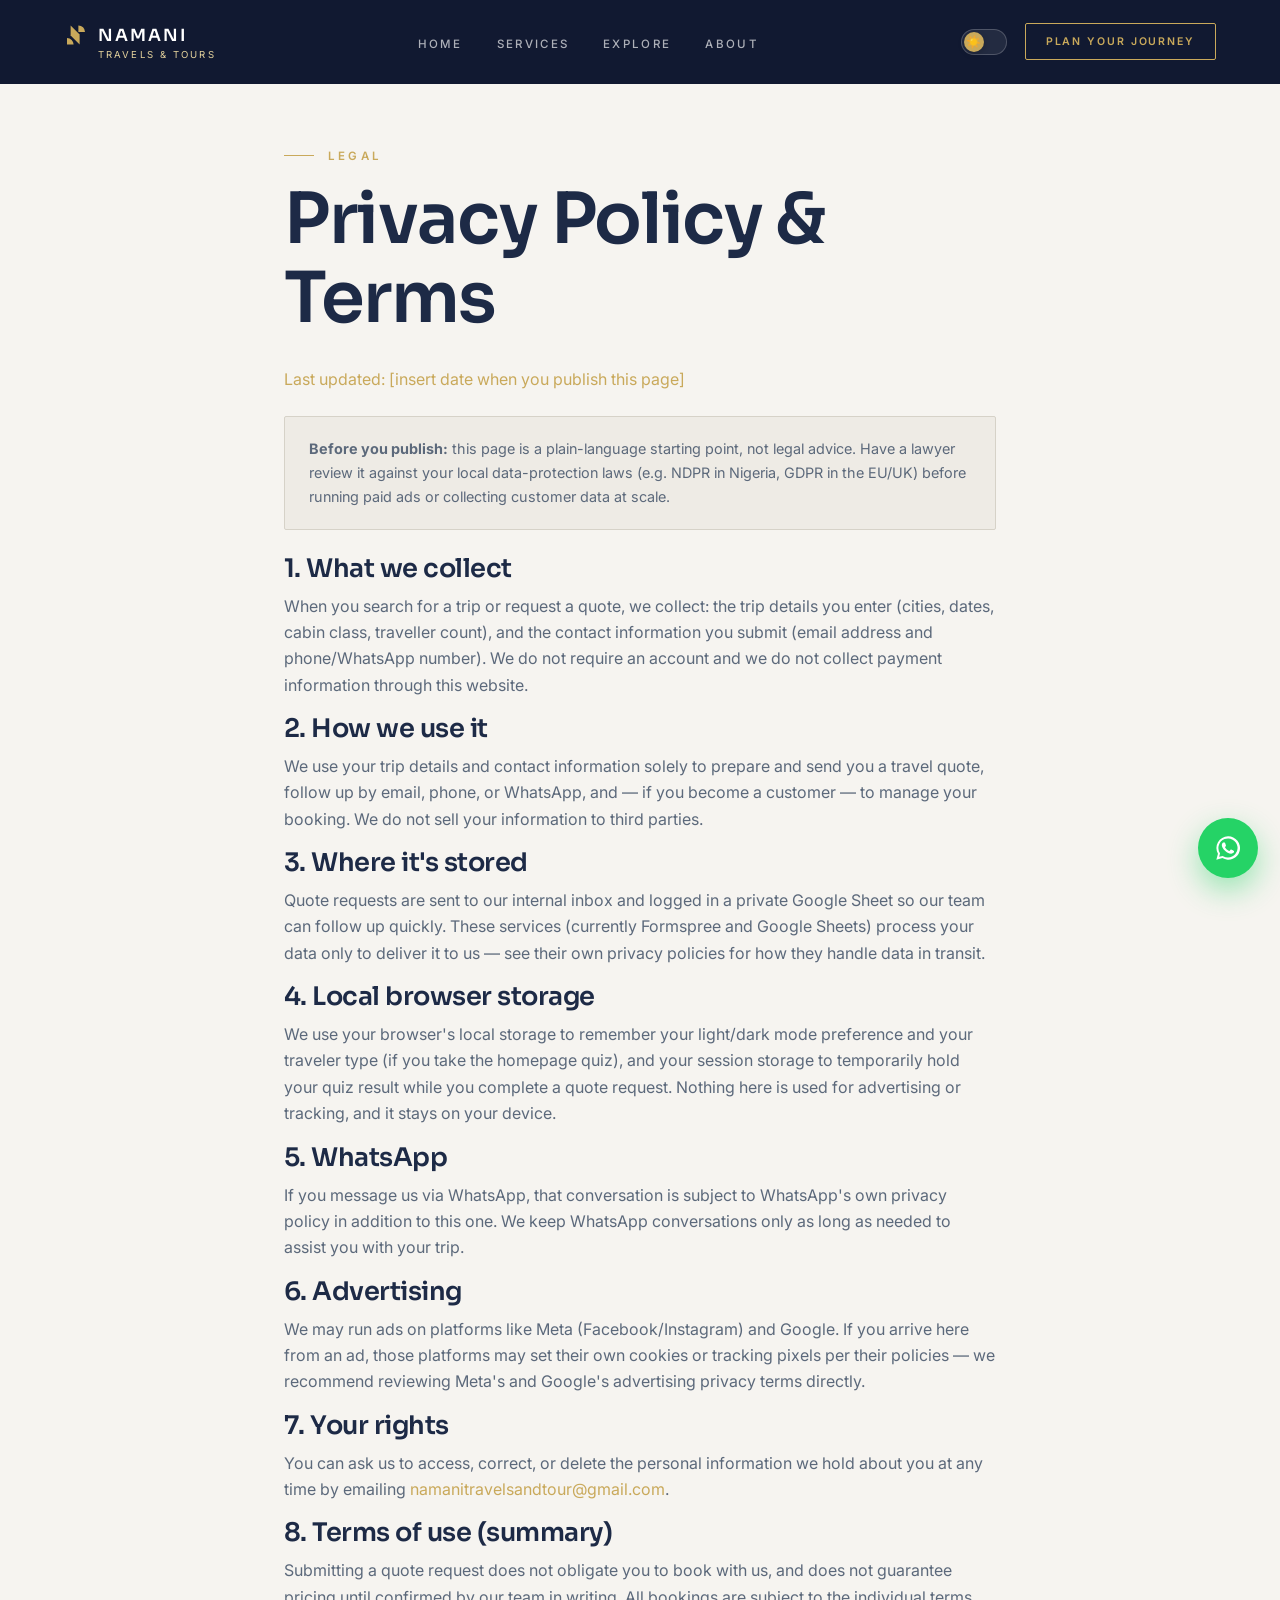
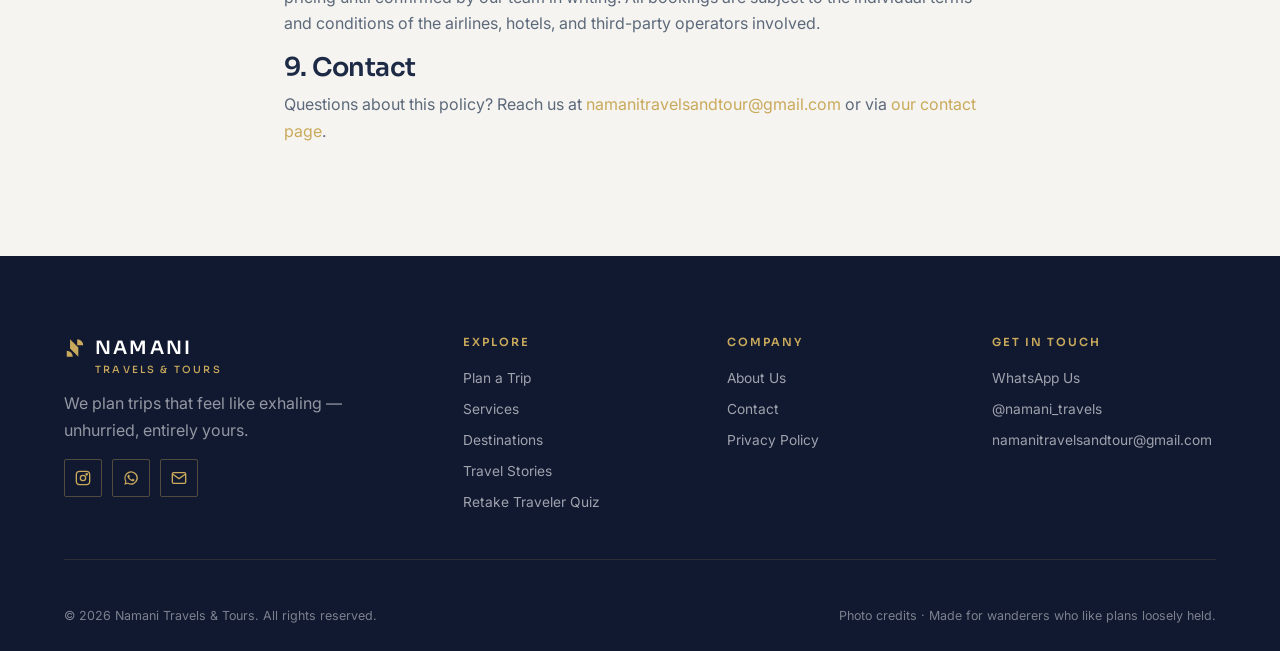
<file: namani-travels/privacy.html>
<!doctype html>
<html lang="en">
<head>
<meta charset="UTF-8" />
<meta name="viewport" content="width=device-width, initial-scale=1.0" />
<title>Privacy Policy — Namani Travels &amp; Tours</title>
<meta name="description" content="How Namani Travels & Tours collects, uses, and protects your information." />
<link rel="stylesheet" href="assets/css/style.css" />
</head>
<body data-page="privacy">

  <div id="site-header"></div>

  <main>
    <section class="section" style="padding-top:calc(var(--nav-h) + 56px);">
      <div class="container" style="max-width:760px;">
        <span class="eyebrow">Legal</span>
        <h1>Privacy Policy &amp; Terms</h1>
        <p><em>Last updated: [insert date when you publish this page]</em></p>

        <div style="background:var(--surface-alt);border:1px solid var(--border);border-radius:var(--radius-md);padding:20px 24px;margin:24px 0;">
          <p style="margin:0;font-size:.9rem;"><strong>Before you publish:</strong> this page is a plain-language starting point, not legal advice. Have a lawyer review it against your local data-protection laws (e.g. NDPR in Nigeria, GDPR in the EU/UK) before running paid ads or collecting customer data at scale.</p>
        </div>

        <h3>1. What we collect</h3>
        <p>When you search for a trip or request a quote, we collect: the trip details you enter (cities, dates, cabin class, traveller count), and the contact information you submit (email address and phone/WhatsApp number). We do not require an account and we do not collect payment information through this website.</p>

        <h3>2. How we use it</h3>
        <p>We use your trip details and contact information solely to prepare and send you a travel quote, follow up by email, phone, or WhatsApp, and — if you become a customer — to manage your booking. We do not sell your information to third parties.</p>

        <h3>3. Where it's stored</h3>
        <p>Quote requests are sent to our internal inbox and logged in a private Google Sheet so our team can follow up quickly. These services (currently Formspree and Google Sheets) process your data only to deliver it to us — see their own privacy policies for how they handle data in transit.</p>

        <h3>4. Local browser storage</h3>
        <p>We use your browser's local storage to remember your light/dark mode preference and your traveler type (if you take the homepage quiz), and your session storage to temporarily hold your quiz result while you complete a quote request. Nothing here is used for advertising or tracking, and it stays on your device.</p>

        <h3>5. WhatsApp</h3>
        <p>If you message us via WhatsApp, that conversation is subject to WhatsApp's own privacy policy in addition to this one. We keep WhatsApp conversations only as long as needed to assist you with your trip.</p>

        <h3>6. Advertising</h3>
        <p>We may run ads on platforms like Meta (Facebook/Instagram) and Google. If you arrive here from an ad, those platforms may set their own cookies or tracking pixels per their policies — we recommend reviewing Meta's and Google's advertising privacy terms directly.</p>

        <h3>7. Your rights</h3>
        <p>You can ask us to access, correct, or delete the personal information we hold about you at any time by emailing <a href="mailto:namanitravelsandtour@gmail.com" style="color:var(--accent);">namanitravelsandtour@gmail.com</a>.</p>

        <h3>8. Terms of use (summary)</h3>
        <p>Submitting a quote request does not obligate you to book with us, and does not guarantee pricing until confirmed by our team in writing. All bookings are subject to the individual terms and conditions of the airlines, hotels, and third-party operators involved.</p>

        <h3>9. Contact</h3>
        <p>Questions about this policy? Reach us at <a href="mailto:namanitravelsandtour@gmail.com" style="color:var(--accent);">namanitravelsandtour@gmail.com</a> or via <a href="about.html#contact" style="color:var(--accent);">our contact page</a>.</p>
      </div>
    </section>
  </main>

  <div id="site-footer"></div>
  <div id="whatsapp-fab-slot"></div>

  <script src="assets/js/config.js"></script>
  <script src="assets/js/icons.js"></script>
  <script src="assets/js/destinations.js"></script>
  <script src="assets/js/common.js"></script>
</body>
</html>
</file>
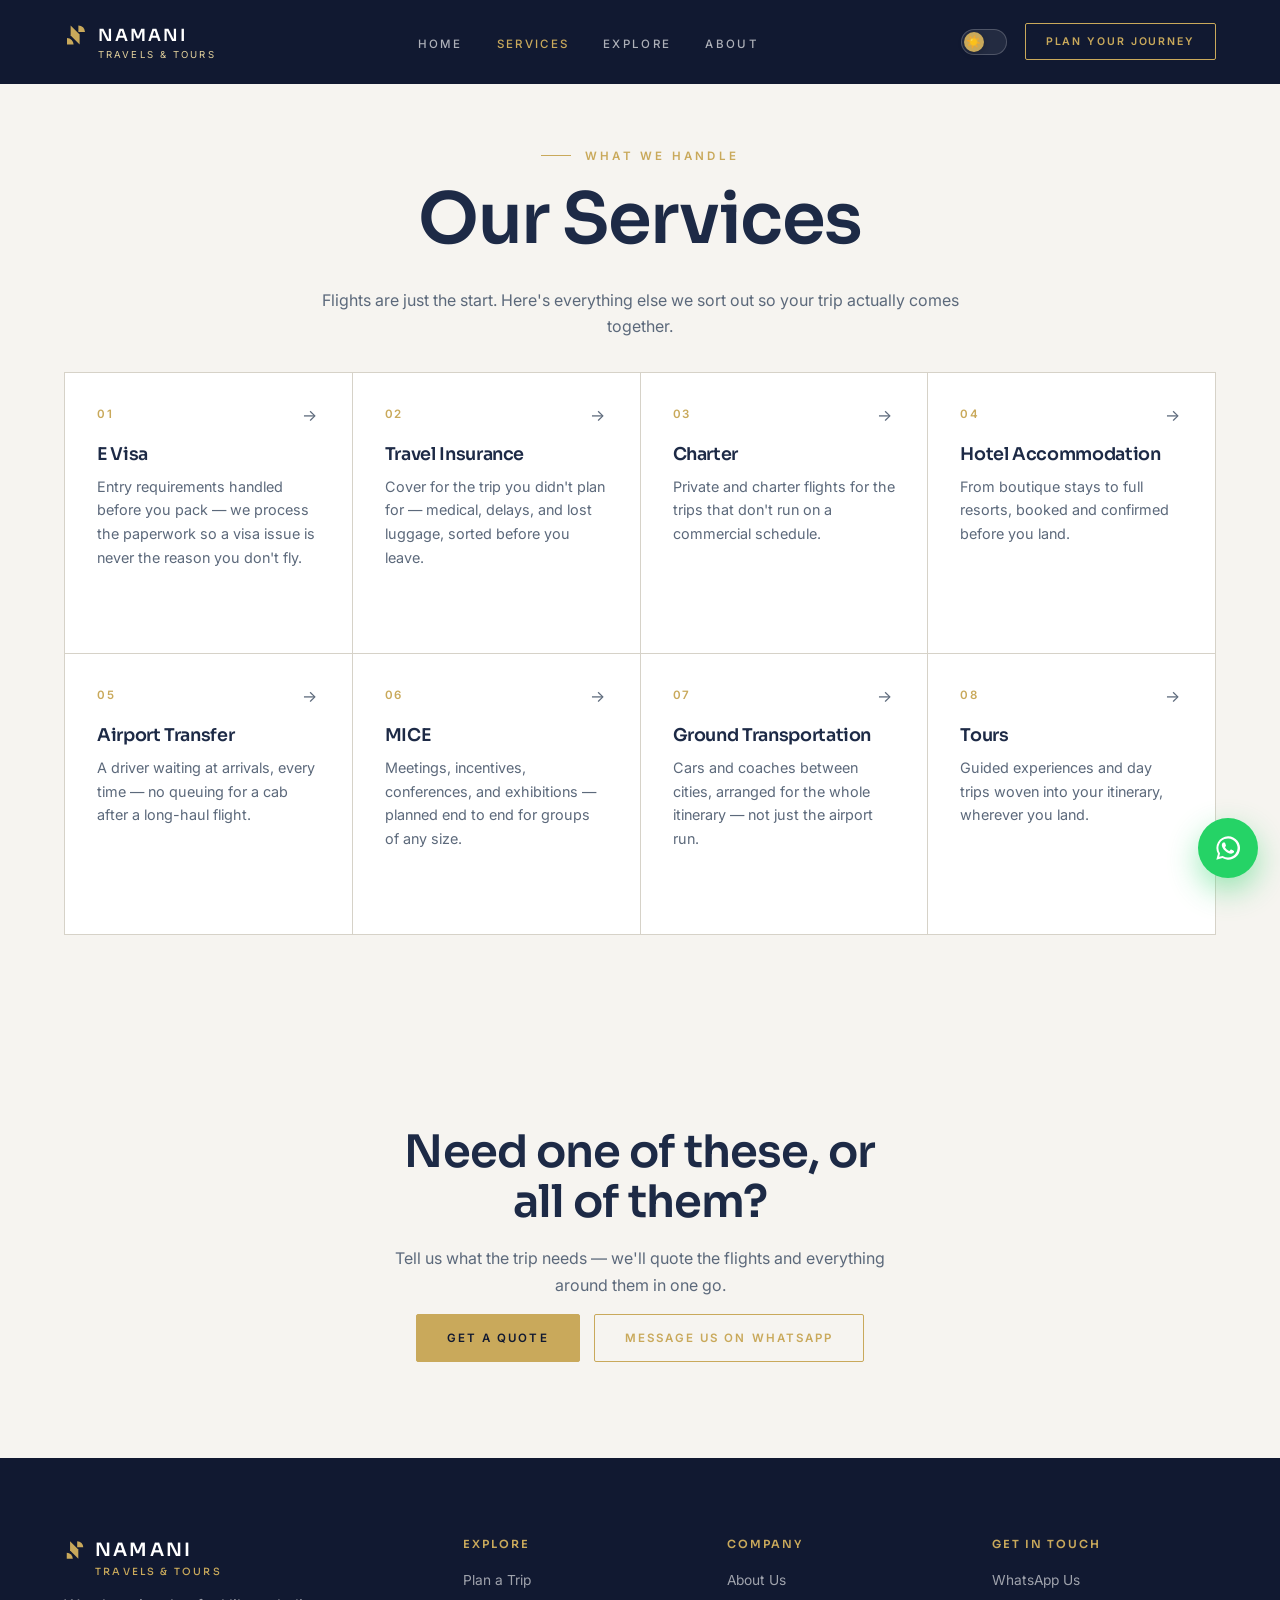
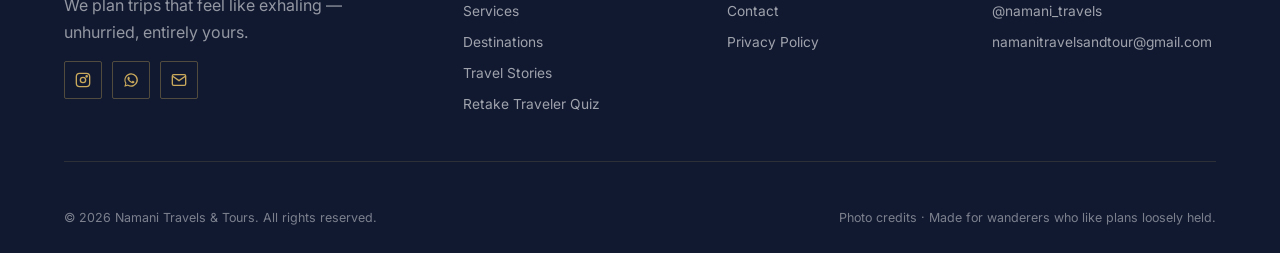
<file: namani-travels/services.html>
<!doctype html>
<html lang="en">
<head>
<meta charset="UTF-8" />
<meta name="viewport" content="width=device-width, initial-scale=1.0" />
<title>Our Services — Namani Travels &amp; Tours</title>
<meta name="description" content="Beyond flights: e-visas, travel insurance, charters, hotels, airport transfers, MICE, ground transportation, and tours — all arranged by Namani Travels & Tours." />
<link rel="stylesheet" href="assets/css/style.css" />
</head>
<body data-page="services">

  <div id="site-header"></div>

  <main>
    <section class="section" style="padding-top:calc(var(--nav-h) + 56px);">
      <div class="container">
        <div class="text-center" style="max-width:640px;margin:0 auto 32px;">
          <span class="eyebrow" style="justify-content:center;">What we handle</span>
          <h1>Our Services</h1>
          <p>Flights are just the start. Here's everything else we sort out so your trip actually comes together.</p>
        </div>

        <div class="grid--hairline grid grid-4 reveal-stagger" id="services-grid">
          <a href="index.html#plan-trip" class="card--numbered">
            <div>
              <div class="card--numbered__top"><span class="card--numbered__num">01</span><span class="card--numbered__arrow">→</span></div>
              <h3>E Visa</h3>
              <p>Entry requirements handled before you pack — we process the paperwork so a visa issue is never the reason you don't fly.</p>
            </div>
            <span class="card--numbered__cta">Curate This →</span>
          </a>
          <a href="index.html#plan-trip" class="card--numbered">
            <div>
              <div class="card--numbered__top"><span class="card--numbered__num">02</span><span class="card--numbered__arrow">→</span></div>
              <h3>Travel Insurance</h3>
              <p>Cover for the trip you didn't plan for — medical, delays, and lost luggage, sorted before you leave.</p>
            </div>
            <span class="card--numbered__cta">Curate This →</span>
          </a>
          <a href="index.html#plan-trip" class="card--numbered">
            <div>
              <div class="card--numbered__top"><span class="card--numbered__num">03</span><span class="card--numbered__arrow">→</span></div>
              <h3>Charter</h3>
              <p>Private and charter flights for the trips that don't run on a commercial schedule.</p>
            </div>
            <span class="card--numbered__cta">Curate This →</span>
          </a>
          <a href="index.html#plan-trip" class="card--numbered">
            <div>
              <div class="card--numbered__top"><span class="card--numbered__num">04</span><span class="card--numbered__arrow">→</span></div>
              <h3>Hotel Accommodation</h3>
              <p>From boutique stays to full resorts, booked and confirmed before you land.</p>
            </div>
            <span class="card--numbered__cta">Curate This →</span>
          </a>
          <a href="index.html#plan-trip" class="card--numbered">
            <div>
              <div class="card--numbered__top"><span class="card--numbered__num">05</span><span class="card--numbered__arrow">→</span></div>
              <h3>Airport Transfer</h3>
              <p>A driver waiting at arrivals, every time — no queuing for a cab after a long-haul flight.</p>
            </div>
            <span class="card--numbered__cta">Curate This →</span>
          </a>
          <a href="index.html#plan-trip" class="card--numbered">
            <div>
              <div class="card--numbered__top"><span class="card--numbered__num">06</span><span class="card--numbered__arrow">→</span></div>
              <h3>MICE</h3>
              <p>Meetings, incentives, conferences, and exhibitions — planned end to end for groups of any size.</p>
            </div>
            <span class="card--numbered__cta">Curate This →</span>
          </a>
          <a href="index.html#plan-trip" class="card--numbered">
            <div>
              <div class="card--numbered__top"><span class="card--numbered__num">07</span><span class="card--numbered__arrow">→</span></div>
              <h3>Ground Transportation</h3>
              <p>Cars and coaches between cities, arranged for the whole itinerary — not just the airport run.</p>
            </div>
            <span class="card--numbered__cta">Curate This →</span>
          </a>
          <a href="index.html#plan-trip" class="card--numbered">
            <div>
              <div class="card--numbered__top"><span class="card--numbered__num">08</span><span class="card--numbered__arrow">→</span></div>
              <h3>Tours</h3>
              <p>Guided experiences and day trips woven into your itinerary, wherever you land.</p>
            </div>
            <span class="card--numbered__cta">Curate This →</span>
          </a>
        </div>
      </div>
    </section>

    <section class="section text-center">
      <div class="container reveal" style="max-width:560px;">
        <h2>Need one of these, or all of them?</h2>
        <p>Tell us what the trip needs — we'll quote the flights and everything around them in one go.</p>
        <div style="display:flex;gap:14px;justify-content:center;flex-wrap:wrap;">
          <a href="index.html#plan-trip" class="btn btn-primary">Get a Quote</a>
          <a href="#" id="services-whatsapp" class="btn btn-outline">Message Us on WhatsApp</a>
        </div>
      </div>
    </section>
  </main>

  <div id="site-footer"></div>
  <div id="whatsapp-fab-slot"></div>

  <script src="assets/js/config.js"></script>
  <script src="assets/js/icons.js"></script>
  <script src="assets/js/destinations.js"></script>
  <script src="assets/js/common.js"></script>
  <script>
    document.addEventListener('DOMContentLoaded', () => {
      document.getElementById('services-whatsapp').href = buildWhatsAppLink();
    });
  </script>
</body>
</html>
</file>
<file: namani-travels/assets/css/style.css>
/* ============================================================
   Namani Travels — Design System
   Palette: private-advisory navy & gold, modeled on a luxury
   travel-advisory reference (Sora display + Inter body, sharp
   near-square corners, hairline borders, gold accents).
   Vibe tags use muted tonal colors so gold stays the dominant accent.
   ============================================================ */

@import url('https://fonts.googleapis.com/css2?family=Sora:wght@300;400;500;600;700&family=Inter:wght@300;400;500;600;700&display=swap');

:root {
  --font-display: 'Sora', 'Segoe UI', system-ui, sans-serif;
  --font-body: 'Inter', 'Segoe UI', system-ui, sans-serif;

  --navy: #1d2a46;
  --navy-deep: #111931;
  --gold: #c9a95b;
  --gold-soft: #e5d39d;
  --paper: #f6f4f0;
  --slate-ink: #5c697b;
  --steel: #d6d2c8;

  --accent: var(--gold);
  --accent-dark: var(--navy-deep);
  --accent-contrast: #1a1408;

  --vibe-beach: #2AA9A0;
  --vibe-city: #5B6EE1;
  --vibe-adventure: #b4623a;
  --vibe-honeymoon: #C4586E;
  --vibe-culture: var(--gold);
  --vibe-corporate: #55606E;

  --bg: var(--paper);
  --bg-alt: #eeebe5;
  --surface: #FFFFFF;
  --surface-alt: #eeebe5;
  --text: var(--navy);
  --text-muted: var(--slate-ink);
  --border: var(--steel);
  --shadow: 0 10px 30px rgba(17, 25, 49, 0.08);
  --shadow-lg: 0 20px 60px rgba(17, 25, 49, 0.14);

  --radius-sm: 2px;
  --radius-md: 2px;
  --radius-lg: 2px;
  --radius-pill: 999px;

  --container: 1200px;
  --nav-h: 84px;

  --ease: cubic-bezier(0.22, 1, 0.36, 1);
}

:root[data-theme="dark"] {
  --bg: var(--navy-deep);
  --bg-alt: #0b1122;
  --surface: #172140;
  --surface-alt: #1b2748;
  --text: #f3f0e8;
  --text-muted: #a9b2c6;
  --border: #2c3a5c;
  --shadow: 0 10px 30px rgba(0, 0, 0, 0.45);
  --shadow-lg: 0 25px 70px rgba(0, 0, 0, 0.6);
}

@media (prefers-color-scheme: dark) {
  :root:not([data-theme="light"]) {
    --bg: var(--navy-deep);
    --bg-alt: #0b1122;
    --surface: #172140;
    --surface-alt: #1b2748;
    --text: #f3f0e8;
    --text-muted: #a9b2c6;
    --border: #2c3a5c;
    --shadow: 0 10px 30px rgba(0, 0, 0, 0.45);
    --shadow-lg: 0 25px 70px rgba(0, 0, 0, 0.6);
  }
}

* { box-sizing: border-box; }
html { scroll-behavior: smooth; }
html, body { padding: 0; margin: 0; }

body {
  font-family: var(--font-body);
  background: var(--bg);
  color: var(--text);
  transition: background 0.35s var(--ease), color 0.35s var(--ease);
  overflow-x: hidden;
  -webkit-font-smoothing: antialiased;
}

@media (prefers-reduced-motion: reduce) {
  html { scroll-behavior: auto; }
  *, *::before, *::after {
    animation-duration: 0.001ms !important;
    animation-iteration-count: 1 !important;
    transition-duration: 0.001ms !important;
    scroll-behavior: auto !important;
  }
}

img { max-width: 100%; display: block; }
a { color: inherit; text-decoration: none; }

a:focus-visible, button:focus-visible, input:focus-visible, select:focus-visible,
.btn:focus-visible, .card:focus-visible, [tabindex]:focus-visible {
  outline: 2.5px solid var(--accent);
  outline-offset: 3px;
  border-radius: 4px;
}

h1, h2, h3, h4 {
  font-family: var(--font-display);
  line-height: 1.12;
  margin: 0 0 0.4em;
  letter-spacing: -0.02em;
}
h1 { font-size: clamp(2.4rem, 5vw + 1rem, 4.4rem); font-weight: 600; }
h2 { font-size: clamp(1.9rem, 3vw + 1rem, 2.8rem); font-weight: 600; }
h3 { font-size: clamp(1.3rem, 1.4vw + 1rem, 1.6rem); font-weight: 600; }
p { line-height: 1.65; color: var(--text-muted); margin: 0 0 1em; }
em { font-style: normal; color: var(--gold); }
.eyebrow {
  display: inline-flex; align-items: center; gap: 14px;
  font-family: var(--font-body);
  font-size: 0.72rem; font-weight: 600; letter-spacing: 0.28em;
  text-transform: uppercase; color: var(--gold);
  margin-bottom: 1.1rem;
}
.eyebrow::before {
  content: ''; width: 30px; height: 1px; background: var(--gold);
  display: inline-block;
}

.container { max-width: var(--container); margin: 0 auto; padding: 0 24px; }
.section { padding: 96px 0; }
.section--tight { padding: 56px 0; }
.section--alt { background: var(--bg-alt); }
@media (max-width: 720px) {
  .section { padding: 64px 0; }
  .container { padding: 0 18px; }
}

.grid { display: grid; gap: 28px; }
.grid-2 { grid-template-columns: repeat(2, 1fr); }
.grid-3 { grid-template-columns: repeat(3, 1fr); }
.grid-4 { grid-template-columns: repeat(4, 1fr); }
@media (max-width: 900px) {
  .grid-4 { grid-template-columns: repeat(2, 1fr); }
  .grid-3 { grid-template-columns: repeat(2, 1fr); }
}
@media (max-width: 560px) {
  .grid-2, .grid-3, .grid-4 { grid-template-columns: 1fr; }
}

/* ---------- Buttons ---------- */
.btn {
  display: inline-flex; align-items: center; justify-content: center; gap: 10px;
  font-family: var(--font-body); font-weight: 600; font-size: 0.72rem;
  letter-spacing: 0.18em; text-transform: uppercase;
  padding: 16px 30px; border-radius: var(--radius-sm);
  border: 1px solid transparent; cursor: pointer;
  transition: transform 0.3s var(--ease), box-shadow 0.3s var(--ease), background 0.3s var(--ease), border-color .3s var(--ease), color .3s var(--ease);
  white-space: nowrap;
}
.btn:active { transform: scale(0.97); }
.btn-primary { background: var(--gold); border-color: var(--gold); color: var(--navy-deep); }
.btn-primary:hover { background: var(--navy-deep); border-color: var(--gold); color: var(--gold); }
.btn-dark { background: var(--navy-deep); border-color: var(--navy-deep); color: #fff; }
.btn-dark:hover { background: var(--gold); border-color: var(--gold); color: var(--navy-deep); }
.btn-outline { background: transparent; border-color: var(--gold); color: var(--gold); }
.btn-outline:hover { background: var(--gold); color: var(--navy-deep); }
.btn-ghost { background: transparent; color: var(--text); padding: 10px 16px; letter-spacing: 0.1em; }
.btn-ghost:hover { color: var(--gold); }
.btn-sm { padding: 11px 20px; font-size: 0.66rem; }
.btn-block { width: 100%; }
.btn[disabled] { opacity: 0.6; cursor: not-allowed; transform: none !important; }

/* ---------- Navbar ---------- */
.nav {
  position: fixed; top: 0; left: 0; right: 0; z-index: 500;
  height: var(--nav-h);
  display: flex; align-items: center;
  background: var(--navy-deep);
  border-bottom: 1px solid transparent;
  transition: border-color 0.4s ease, background 0.4s ease, padding 0.4s ease;
}
.nav.is-scrolled { border-bottom-color: rgba(201,169,91,0.18); }
.nav--transparent { background: transparent; }
.nav--transparent.is-scrolled { background: color-mix(in srgb, var(--navy-deep) 92%, transparent); backdrop-filter: blur(14px); -webkit-backdrop-filter: blur(14px); }
.nav__inner { width: 100%; display: flex; align-items: center; justify-content: space-between; gap: 20px; }
.nav__logo { display: flex; flex-direction: column; gap: 2px; }
.nav__logo-row { display: flex; align-items: center; gap: 10px; }
.nav__logo .icon-svg.nav__logo-mark { width: 24px; height: 24px; color: var(--gold); }
.nav__logo-text { font-family: var(--font-display); font-weight: 600; font-size: 1.05rem; letter-spacing: 0.12em; text-transform: uppercase; color: #fff; transition: color .2s ease; }
.nav__logo:hover .nav__logo-text { color: var(--gold); }
.nav__logo-tagline { font-size: 0.6rem; letter-spacing: 0.22em; text-transform: uppercase; color: var(--gold-soft); padding-left: 34px; }
.nav__links { display: flex; align-items: center; gap: 34px; list-style: none; margin: 0; padding: 0; }
.nav__links a {
  font-size: 0.72rem; font-weight: 500; letter-spacing: 0.2em; text-transform: uppercase; color: var(--on-navy-muted, rgba(255,255,255,.66));
  position: relative; padding: 6px 0;
  transition: color 0.2s ease;
}
.nav__links a:hover, .nav__links a.is-active { color: var(--gold); }
.nav__actions { display: flex; align-items: center; gap: 18px; }
.nav__cta { display: none; }
@media (min-width: 860px) { .nav__cta { display: inline-flex; } }

.theme-toggle {
  width: 46px; height: 26px; border-radius: 999px; border: 1px solid rgba(255,255,255,.2);
  background: rgba(255,255,255,.08); position: relative; cursor: pointer; flex: none;
}
.theme-toggle::before {
  content: '☀️'; font-size: 12px; line-height: 20px; text-align: center;
  position: absolute; top: 2px; left: 2px; width: 20px; height: 20px;
  border-radius: 50%; background: var(--gold); box-shadow: 0 2px 6px rgba(0,0,0,0.2);
  transition: transform 0.3s var(--ease), content 0.2s;
}
:root[data-theme="dark"] .theme-toggle::before { content: '🌙'; transform: translateX(20px); }

.nav__burger {
  display: flex; flex-direction: column; gap: 5px; width: 26px; cursor: pointer; background: none; border: none; padding: 6px;
}
.nav__burger span { height: 2px; width: 100%; background: #fff; border-radius: 2px; transition: transform .3s var(--ease), opacity .3s var(--ease); }
@media (min-width: 860px) { .nav__burger { display: none; } }

.nav__links { display: none; }
@media (min-width: 860px) { .nav__links { display: flex; } }

.mobile-drawer {
  position: fixed; inset: 0; z-index: 600; background: var(--navy-deep);
  transform: translateX(100%); transition: transform 0.4s var(--ease);
  display: flex; flex-direction: column; padding: 24px;
}
.mobile-drawer.is-open { transform: translateX(0); }
.mobile-drawer__top { display: flex; justify-content: space-between; align-items: center; margin-bottom: 40px; }
.mobile-drawer__close { background: none; border: none; font-size: 1.6rem; color: #fff; cursor: pointer; }
.mobile-drawer nav { display: flex; flex-direction: column; gap: 4px; }
.mobile-drawer nav a {
  font-family: var(--font-display); font-size: 1.5rem; font-weight: 500; letter-spacing: 0.04em; padding: 14px 0;
  color: #fff; border-bottom: 1px solid rgba(255,255,255,.12);
}
.mobile-drawer nav a:hover, .mobile-drawer nav a.is-active { color: var(--gold); }
.mobile-drawer__footer { margin-top: auto; display: flex; flex-direction: column; gap: 14px; }

/* ---------- Vibe badges ---------- */
.badge {
  display: inline-flex; align-items: center; gap: 6px;
  font-size: 0.66rem; font-weight: 600; letter-spacing: 0.14em; text-transform: uppercase;
  padding: 7px 12px; border-radius: var(--radius-sm); color: #fff;
}
.badge::before { content: ''; width: 5px; height: 5px; background: currentColor; opacity: .9; }
.badge:has(.icon-svg)::before { display: none; }
.badge--beach { background: var(--vibe-beach); }
.badge--city { background: var(--vibe-city); }
.badge--adventure { background: var(--vibe-adventure); }
.badge--honeymoon { background: var(--vibe-honeymoon); }
.badge--culture { background: var(--vibe-culture); color: var(--navy-deep); }
.badge--corporate { background: var(--vibe-corporate); }

/* ---------- Cards ---------- */
.card {
  background: var(--surface); border: 1px solid var(--border); border-radius: var(--radius-lg);
  overflow: hidden; transition: transform 0.5s cubic-bezier(.22,1,.36,1), box-shadow 0.5s cubic-bezier(.22,1,.36,1), border-color .35s;
}
.card:hover { transform: translateY(-4px); box-shadow: var(--shadow-lg); }
.card__media { position: relative; aspect-ratio: 4/5; overflow: hidden; background: var(--surface-alt); }
.card__media img { width: 100%; height: 100%; object-fit: cover; transition: transform 0.7s var(--ease); }
.card:hover .card__media img { transform: scale(1.05); }
.card__badge { position: absolute; top: 14px; left: 14px; z-index: 2; }
.card__badge-stack { position: absolute; top: 14px; left: 14px; z-index: 2; display: flex; flex-direction: column; gap: 6px; align-items: flex-start; }
.card__badge-stack .card__badge { position: static; }
.card__body { padding: 24px 24px 28px; }
.card__body h3 { margin-bottom: 6px; font-family: var(--font-display); letter-spacing: -0.02em; }

/* Numbered service card (matches reference "What We Curate" hover-invert pattern) */
.card--numbered {
  display: flex; flex-direction: column; justify-content: space-between; height: 100%;
  padding: 32px; border-radius: 0; cursor: pointer; text-decoration: none;
  transition: background .5s var(--ease), color .5s var(--ease), transform .5s cubic-bezier(.22,1,.36,1), box-shadow .5s cubic-bezier(.22,1,.36,1);
}
.card--numbered:hover { background: var(--navy); color: #fff; transform: translateY(-4px); box-shadow: var(--shadow-lg); }
.card--numbered__top { display: flex; align-items: center; justify-content: space-between; }
.card--numbered__num { font-size: 0.72rem; font-weight: 600; letter-spacing: 0.14em; color: var(--gold); }
.card--numbered__arrow { width: 18px; height: 18px; color: var(--text-muted); transition: color .3s ease, transform .3s ease; }
.card--numbered:hover .card--numbered__arrow { color: var(--gold); transform: translate(2px,-2px); }
.card--numbered h3 { margin-top: 22px; font-size: 1.1rem; }
.card--numbered p { margin-top: 10px; font-size: 0.9rem; transition: color .3s ease; }
.card--numbered:hover p { color: var(--on-navy-muted, rgba(255,255,255,.72)); }
.card--numbered__cta {
  margin-top: 24px; font-size: 0.66rem; letter-spacing: 0.16em; text-transform: uppercase; font-weight: 600;
  color: var(--gold); opacity: 0; transition: opacity .3s ease;
}
.card--numbered:hover .card--numbered__cta { opacity: 1; }
.grid--hairline {
  display: grid; gap: 1px; background: var(--border); border: 1px solid var(--border);
}
.grid--hairline .card--numbered { background: var(--surface); }
.grid--hairline .card--numbered:hover { background: var(--navy); }
.card__meta { display: flex; justify-content: space-between; align-items: center; margin-top: 14px; font-size: 0.85rem; color: var(--text-muted); }

/* ---------- Hero ---------- */
.hero {
  position: relative; padding-top: calc(var(--nav-h) + 64px); padding-bottom: 60px;
  overflow: hidden;
}
.hero__bg { position: absolute; inset: 0; z-index: -2; }
.hero__bg img { width: 100%; height: 100%; object-fit: cover; filter: saturate(1.05); }
.hero__bg--slideshow img {
  position: absolute; inset: 0; opacity: 0;
  animation: hero-fade 20s infinite;
}
.hero__bg--slideshow img:nth-child(1) { animation-delay: 0s; }
.hero__bg--slideshow img:nth-child(2) { animation-delay: 5s; }
.hero__bg--slideshow img:nth-child(3) { animation-delay: 10s; }
.hero__bg--slideshow img:nth-child(4) { animation-delay: 15s; }
@keyframes hero-fade {
  0%, 4% { opacity: 0; transform: scale(1.08); }
  8%, 21% { opacity: 1; transform: scale(1.14); }
  25%, 100% { opacity: 0; transform: scale(1.14); }
}
.hero__bg::after {
  content: ''; position: absolute; inset: 0;
  background: linear-gradient(160deg, rgba(9,13,26,.78) 0%, rgba(17,25,49,.6) 45%, var(--bg) 97%);
}
:root:not([data-theme="dark"]) .hero__bg::after {
  background: linear-gradient(160deg, rgba(9,13,26,.72) 0%, rgba(17,25,49,.5) 50%, var(--bg) 97%);
}
.hero__content { position: relative; z-index: 1; color: #fff; max-width: 720px; }
.hero__content h1 { color: var(--gold-soft); font-weight: 400; }
.hero__content p { color: rgba(255,255,255,0.85); font-size: 1.1rem; max-width: 540px; }
.hero__quote {
  margin-top: 22px; max-width: 480px; font-size: 0.95rem; font-style: italic;
  color: rgba(229,211,157,0.9); border-left: 2px solid rgba(201,169,91,.7); padding: 2px 0 2px 18px;
}
.hero__stats { display: flex; gap: 36px; margin-top: 36px; flex-wrap: wrap; }
.hero__stats div strong { display: block; font-family: var(--font-display); font-size: 1.6rem; color: var(--gold); font-weight: 600; }
.hero__stats div span { font-size: 0.78rem; letter-spacing: .05em; color: rgba(255,255,255,0.7); }

/* ---------- Globe loader (real loading moments: passport emblem, quote submit) ---------- */
.globe-loader {
  --gl-size: 56px;
  position: relative; width: var(--gl-size); height: var(--gl-size); flex: none;
}
.globe-loader--sm { --gl-size: 30px; }
.globe-loader__globe {
  width: 100%; height: 100%; border-radius: 50%; border: 2px solid currentColor;
  position: relative; overflow: hidden;
}
.globe-loader__globe::before,
.globe-loader__globe::after {
  content: ''; position: absolute; inset: 0; margin: auto; border: 1px solid currentColor; opacity: .45; border-radius: 50%;
}
.globe-loader__globe::before { width: 52%; height: 100%; }
.globe-loader__globe::after { width: 100%; height: 38%; }
.globe-loader__orbit {
  position: absolute; inset: -7px; animation: globe-spin 2.2s linear infinite;
}
.globe-loader__orbit .icon-svg {
  position: absolute; top: -1px; left: 50%; width: 38%; height: 38%; transform: translateX(-50%) rotate(90deg);
}
@keyframes globe-spin { to { transform: rotate(360deg); } }
@media (prefers-reduced-motion: reduce) { .globe-loader__orbit { animation-duration: 8s; } }

/* ---------- Search Widget ---------- */
.search-widget {
  position: relative; z-index: 2;
  background: var(--surface); border-radius: var(--radius-lg); box-shadow: var(--shadow-lg);
  border: 1px solid var(--border); padding: 10px; margin-top: 40px;
}
.search-widget__tabs { display: flex; gap: 4px; padding: 8px 8px 4px; }
.trip-tab {
  border: none; background: transparent; padding: 10px 18px; border-radius: var(--radius-sm);
  font-family: var(--font-display); font-weight: 600; font-size: 0.88rem; color: var(--text-muted); cursor: pointer;
  transition: background .2s ease, color .2s ease;
}
.trip-tab.is-active { background: var(--gold); color: var(--navy-deep); }

.search-widget__row {
  display: flex; flex-wrap: wrap; gap: 2px; background: var(--border); border-radius: var(--radius-md);
  overflow: visible; margin: 6px 0 0;
}
.search-widget__row:first-of-type { margin-top: 8px; }
.search-field {
  background: var(--surface); padding: 14px 18px; position: relative; cursor: pointer; flex: 1 1 180px;
}
.search-widget__row .search-field:first-child { border-radius: var(--radius-md) 0 0 var(--radius-md); }
.search-widget__row .search-field:last-child { border-radius: 0 var(--radius-md) var(--radius-md) 0; }
.search-field label { display: block; font-size: 0.7rem; text-transform: uppercase; letter-spacing: .06em; color: var(--text-muted); font-weight: 600; margin-bottom: 4px; }
.search-field input, .search-field select {
  width: 100%; border: none; background: transparent; font-family: var(--font-body);
  font-size: 0.98rem; font-weight: 600; color: var(--text); outline: none; padding: 0; appearance: none;
}
.search-field input::placeholder { color: var(--text-muted); font-weight: 500; }
.search-field--swap {
  display: flex; align-items: center; justify-content: center; cursor: pointer; flex: 0 0 auto; width: 56px;
  background: var(--surface);
}
.field-swap-btn {
  width: 34px; height: 34px; border-radius: 50%; border: 1px solid var(--border); background: var(--surface);
  display: flex; align-items: center; justify-content: center; cursor: pointer; color: var(--text-muted);
  transition: transform .3s var(--ease), color .2s;
}
.field-swap-btn:hover { color: var(--accent); transform: rotate(180deg); }

.search-widget__submit { padding: 10px 8px 4px; }
.search-widget__submit .btn { width: 100%; padding: 18px 28px; }

.autocomplete-list {
  position: absolute; top: calc(100% + 8px); left: 0; width: 320px; max-width: 90vw; max-height: 320px; overflow-y: auto;
  background: var(--surface); border: 1px solid var(--border); border-radius: var(--radius-md);
  box-shadow: var(--shadow-lg); z-index: 50; padding: 6px; display: none;
}
.autocomplete-list.is-open { display: block; }
.autocomplete-item { padding: 10px 12px; border-radius: var(--radius-sm); cursor: pointer; display: flex; justify-content: space-between; gap: 10px; align-items: center; }
.autocomplete-item:hover, .autocomplete-item.is-active { background: var(--surface-alt); }
.autocomplete-item strong { font-size: 0.92rem; }
.autocomplete-item span { font-size: 0.78rem; color: var(--text-muted); }
.autocomplete-item .code { font-family: var(--font-display); font-weight: 700; color: var(--accent); font-size: 0.85rem; }

.pax-popover {
  position: absolute; top: calc(100% + 8px); right: 0; width: 280px; max-width: 90vw;
  background: var(--surface); border: 1px solid var(--border); border-radius: var(--radius-md);
  box-shadow: var(--shadow-lg); z-index: 50; padding: 16px; display: none;
}
.pax-popover.is-open { display: block; }
.pax-row { display: flex; align-items: center; justify-content: space-between; padding: 10px 0; }
.pax-row + .pax-row { border-top: 1px solid var(--border); }
.pax-row strong { display: block; font-size: 0.92rem; }
.pax-row span { font-size: 0.76rem; color: var(--text-muted); }
.pax-counter { display: flex; align-items: center; gap: 12px; }
.pax-btn {
  width: 28px; height: 28px; border-radius: 50%; border: 1px solid var(--border); background: var(--surface);
  color: var(--text); cursor: pointer; font-size: 1rem; line-height: 1;
}
.pax-btn:hover { border-color: var(--accent); color: var(--accent); }
.pax-btn:disabled { opacity: .35; cursor: not-allowed; }

/* Cabin class — always-visible segmented control (was a hidden native <select>) */
.class-picker { padding: 14px 18px; background: var(--surface); border-radius: 0 0 var(--radius-md) var(--radius-md); }
.class-picker label { display: block; font-size: 0.7rem; text-transform: uppercase; letter-spacing: .06em; color: var(--text-muted); font-weight: 600; margin-bottom: 8px; }
.segmented { display: flex; flex-wrap: wrap; gap: 8px; }
.segmented__btn {
  flex: 1 1 auto; padding: 10px 14px; border-radius: var(--radius-sm); border: 1.5px solid var(--border);
  background: var(--surface-alt); color: var(--text); font-weight: 600; font-size: 0.86rem; cursor: pointer;
  transition: all .2s ease; white-space: nowrap;
}
.segmented__btn:hover { border-color: var(--gold); }
.segmented__btn.is-active { background: var(--navy); color: #fff; border-color: var(--navy); }

.advanced-toggle {
  display: flex; align-items: center; gap: 8px; padding: 14px 18px; font-size: 0.86rem; font-weight: 600;
  color: var(--text-muted); cursor: pointer; user-select: none;
}
.advanced-toggle:hover { color: var(--text); }
.advanced-toggle svg { transition: transform .3s var(--ease); }
.advanced-toggle.is-open svg { transform: rotate(180deg); }
.advanced-panel {
  max-height: 0; overflow: hidden; transition: max-height .4s var(--ease), padding .4s var(--ease);
  padding: 0 18px;
}
.advanced-panel.is-open { max-height: 420px; padding: 4px 18px 18px; }
.advanced-panel__row { display: flex; gap: 12px; flex-wrap: wrap; }
.advanced-panel__special { margin-top: 18px; padding-top: 18px; border-top: 1px dashed var(--border); }
.advanced-panel__special strong { display: block; font-size: 0.86rem; margin-bottom: 10px; }
.advanced-panel__hint { font-size: 0.78rem; color: var(--text-muted); margin: 4px 0 0; }
.check-pill {
  display: flex; align-items: center; gap: 8px; font-size: 0.86rem; color: var(--text);
  background: var(--surface-alt); padding: 10px 16px; border-radius: var(--radius-sm); cursor: pointer;
  border: 1px solid var(--border);
}
.check-pill input { accent-color: var(--accent); }

@media (max-width: 700px) {
  .search-widget__row { flex-direction: column; }
  .search-widget__row .search-field:first-child,
  .search-widget__row .search-field:last-child { border-radius: var(--radius-sm); }
  .search-field--swap { width: 100%; padding: 6px 0; }
  .field-swap-btn { transform: rotate(90deg); }
  .field-swap-btn:hover { transform: rotate(270deg); }
  .segmented__btn { flex: 1 1 40%; }
}
@media (max-width: 480px) {
  .pax-popover, .autocomplete-list { width: 100%; left: 0; right: 0; }
}

/* ---------- Carousel ---------- */
.carousel {
  display: flex; gap: 22px; overflow-x: auto; padding: 8px 4px 28px; scroll-snap-type: x mandatory;
  scrollbar-width: thin;
}
.carousel::-webkit-scrollbar { height: 6px; }
.carousel::-webkit-scrollbar-thumb { background: var(--border); border-radius: 999px; }
.carousel .card { flex: 0 0 280px; scroll-snap-align: start; }
.carousel-controls { display: flex; gap: 10px; justify-content: flex-end; margin-bottom: 8px; }
.carousel-btn {
  width: 42px; height: 42px; border-radius: 50%; border: 1px solid var(--border); background: var(--surface);
  cursor: pointer; color: var(--text); display: flex; align-items: center; justify-content: center;
}
.carousel-btn:hover { border-color: var(--accent); color: var(--accent); }

/* ---------- Section header ---------- */
.section-head { display: flex; justify-content: space-between; align-items: flex-end; gap: 20px; margin-bottom: 44px; flex-wrap: wrap; }
.section-head p { max-width: 480px; margin: 0; }

/* ---------- Filters ---------- */
.filter-row { display: flex; gap: 10px; flex-wrap: wrap; margin-bottom: 36px; }
.filter-pill {
  display: inline-flex; align-items: center; gap: 6px;
  padding: 10px 20px; border-radius: var(--radius-sm); border: 1px solid var(--border); background: var(--surface);
  font-weight: 600; font-size: 0.78rem; letter-spacing: .04em; cursor: pointer; color: var(--text-muted); transition: all .2s ease;
}
.filter-pill .icon-svg { width: 14px; height: 14px; }
.filter-pill.is-active, .filter-pill:hover { background: var(--navy); color: #fff; border-color: var(--navy); }

/* ---------- Reveal on scroll ---------- */
.reveal { opacity: 0; transform: translateY(28px); transition: opacity .8s var(--ease), transform .8s var(--ease); }
.reveal.is-visible { opacity: 1; transform: translateY(0); }
.reveal-stagger > * { opacity: 0; transform: translateY(24px); transition: opacity .7s var(--ease), transform .7s var(--ease); }
.reveal-stagger.is-visible > * { opacity: 1; transform: translateY(0); }
.reveal-stagger.is-visible > *:nth-child(1) { transition-delay: 0s; }
.reveal-stagger.is-visible > *:nth-child(2) { transition-delay: .08s; }
.reveal-stagger.is-visible > *:nth-child(3) { transition-delay: .16s; }
.reveal-stagger.is-visible > *:nth-child(4) { transition-delay: .24s; }
.reveal-stagger.is-visible > *:nth-child(5) { transition-delay: .32s; }
.reveal-stagger.is-visible > *:nth-child(6) { transition-delay: .4s; }

/* ---------- Passport intro / reveal ---------- */
.passport-scene {
  position: fixed; inset: 0; z-index: 2000; display: flex; align-items: center; justify-content: center;
  background: radial-gradient(circle at 50% 30%, #16213e 0%, #080c1a 70%);
  perspective: 1800px; transition: opacity .6s ease, visibility .6s ease;
}
.passport-scene.is-hidden { opacity: 0; visibility: hidden; pointer-events: none; }
.passport {
  position: relative; width: min(78vw, 380px); aspect-ratio: 3/4.1; transform-style: preserve-3d;
}
.passport__cover, .passport__inside {
  position: absolute; inset: 0; border-radius: 2px; box-shadow: 0 30px 70px rgba(0,0,0,.6);
  display: flex; flex-direction: column; align-items: center; justify-content: center; text-align: center; padding: 24px;
}
.passport__cover {
  background: linear-gradient(160deg, var(--navy) 0%, var(--navy-deep) 75%);
  color: var(--gold-soft); border: 1px solid rgba(229,211,157,0.25);
  transform-origin: left center; transition: transform 1.1s var(--ease);
  backface-visibility: hidden;
}
.passport__cover .emblem {
  width: 58px; height: 58px; border: 2px solid var(--gold-soft); border-radius: 50%;
  display: flex; align-items: center; justify-content: center; margin-bottom: 18px; color: var(--gold-soft);
}
.passport__cover .emblem .icon-svg { width: 26px; height: 26px; }
.passport__cover h2 { color: var(--gold-soft); font-size: 1.4rem; letter-spacing: .08em; text-transform: uppercase; }
.passport__cover span { font-size: .72rem; letter-spacing: .2em; text-transform: uppercase; opacity: .75; }
.passport__inside {
  background: var(--surface, #fdf9ee); color: var(--navy); z-index: -1;
}
.passport__inside h3 { font-family: var(--font-display); font-size: 1.3rem; margin-bottom: 6px; }
.passport__inside p { font-size: .92rem; max-width: 260px; }
.passport__stamp {
  margin-top: 14px; border: 2px solid var(--gold); color: var(--gold); border-radius: 50%;
  width: 74px; height: 74px; display: flex; align-items: center; justify-content: center;
  font-family: var(--font-display); font-weight: 700; font-size: .68rem; text-transform: uppercase;
  transform: rotate(-12deg) scale(0); transition: transform .5s var(--ease) .9s; text-align: center; line-height: 1.1;
}
.passport-scene.is-open .passport__cover { transform: rotateY(-165deg); }
.passport-scene.is-open .passport__stamp { transform: rotate(-12deg) scale(1); }
.passport__skip {
  position: absolute; bottom: 34px; left: 50%; transform: translateX(-50%);
  color: rgba(255,255,255,.6); font-size: .82rem; background: none; border: 1px solid rgba(255,255,255,.25);
  padding: 8px 18px; border-radius: 999px; cursor: pointer;
}
.passport__skip:hover { color: #fff; border-color: #fff; }

/* Inline passport reveal (About page) */
.passport-inline { max-width: 380px; margin: 0 auto; }
.passport-inline .passport { width: 100%; }
.passport-inline .passport__cover { transition: transform 1.2s var(--ease); }
.passport-inline.is-open .passport__cover { transform: rotateY(-165deg); }
.passport-inline.is-open .passport__stamp { transform: rotate(-12deg) scale(1); }

/* ---------- Forms ---------- */
.form-group { margin-bottom: 18px; }
.form-group label { display: block; font-size: .85rem; font-weight: 600; margin-bottom: 8px; }
.form-control {
  width: 100%; padding: 14px 16px; border-radius: var(--radius-sm); border: 1.5px solid var(--border);
  background: var(--surface); color: var(--text); font-family: var(--font-body); font-size: .95rem;
  transition: border-color .2s ease, box-shadow .2s ease;
}
.form-control:focus { outline: none; border-color: var(--gold); box-shadow: 0 0 0 4px rgba(201,169,91,0.18); }
.form-hint { font-size: .78rem; color: var(--text-muted); margin-top: 16px; }
.form-hint a { color: var(--accent); font-weight: 600; }

/* ---------- Quote summary ---------- */
.summary-card {
  background: var(--surface); border: 1px solid var(--border); border-radius: var(--radius-lg);
  padding: 28px; box-shadow: var(--shadow);
}
.summary-row { display: flex; justify-content: space-between; padding: 12px 0; border-bottom: 1px dashed var(--border); font-size: .92rem; }
.summary-row:last-child { border-bottom: none; }
.summary-row span:first-child { color: var(--text-muted); }
.summary-row span:last-child { font-weight: 600; }

/* ---------- Vibe quiz ---------- */
.quiz-shell {
  max-width: 640px; margin: 0 auto; background: var(--surface); border: 1px solid var(--border);
  border-radius: var(--radius-lg); padding: 40px; box-shadow: var(--shadow-lg); position: relative; overflow: hidden;
}
.quiz-progress { height: 4px; background: var(--surface-alt); border-radius: 999px; overflow: hidden; margin-bottom: 32px; }
.quiz-progress__bar { height: 100%; background: var(--accent); width: 0%; transition: width .4s var(--ease); }
.quiz-step { display: none; }
.quiz-step.is-active { display: block; animation: quiz-in .5s var(--ease); }
@keyframes quiz-in { from { opacity: 0; transform: translateX(24px); } to { opacity: 1; transform: translateX(0); } }
.quiz-options { display: grid; grid-template-columns: 1fr 1fr; gap: 14px; margin-top: 24px; }
@media (max-width: 560px) { .quiz-options { grid-template-columns: 1fr; } }
.quiz-option {
  border: 1.5px solid var(--border); border-radius: var(--radius-md); padding: 20px; cursor: pointer;
  background: var(--surface-alt); transition: all .2s ease; text-align: left;
}
.quiz-option:hover { border-color: var(--gold); transform: translateY(-3px); }
.quiz-option.is-selected { border-color: var(--gold); background: rgba(201,169,91,0.1); }
.quiz-option .icon { font-size: 1.6rem; margin-bottom: 10px; display: block; }
.quiz-option strong { display: block; font-family: var(--font-display); font-size: 1rem; margin-bottom: 4px; }
.quiz-option span { font-size: .82rem; color: var(--text-muted); }
.quiz-nav { display: flex; justify-content: space-between; margin-top: 32px; }

/* ---------- Persona gate (skippable homepage onboarding overlay) ---------- */
.persona-gate {
  position: fixed; inset: 0; z-index: 1900; display: flex; align-items: center; justify-content: center;
  background: rgba(10,10,10,.72); backdrop-filter: blur(6px); -webkit-backdrop-filter: blur(6px);
  padding: 24px; transition: opacity .5s ease, visibility .5s ease;
}
.persona-gate.is-hidden { opacity: 0; visibility: hidden; pointer-events: none; }
.persona-gate .quiz-shell { max-width: 620px; width: 100%; max-height: 88vh; overflow-y: auto; animation: persona-in .5s var(--ease); }
@keyframes persona-in { from { opacity: 0; transform: translateY(18px) scale(.98); } to { opacity: 1; transform: translateY(0) scale(1); } }
.persona-gate__skip {
  position: absolute; top: 18px; right: 18px; background: none; border: none; color: var(--text-muted);
  font-size: .82rem; font-weight: 600; cursor: pointer; padding: 8px 10px;
}
.persona-gate__skip:hover { color: var(--text); }
.persona-gate__type-options { display: grid; grid-template-columns: 1fr 1fr; gap: 14px; margin-top: 28px; }
@media (max-width: 560px) { .persona-gate__type-options { grid-template-columns: 1fr; } }

/* Homepage personalization banner shown after the gate is completed */
.persona-banner {
  display: flex; align-items: center; justify-content: space-between; gap: 20px; flex-wrap: wrap;
  background: var(--surface-alt); border: 1px solid var(--border); border-radius: var(--radius-lg);
  padding: 20px 26px; margin-bottom: 32px;
}
.persona-banner[hidden] { display: none; }
.persona-banner p { margin: 0; }

/* ---------- Footer ---------- */
.footer { background: var(--navy-deep); border-top: none; padding: 80px 0 28px; color: rgba(255,255,255,.66); }
.footer__grid {
  display: grid; grid-template-columns: 1.6fr 1fr 1fr 1fr; gap: 40px; margin-bottom: 48px;
  padding-bottom: 48px; border-bottom: 1px solid rgba(201,169,91,0.16);
}
@media (max-width: 780px) { .footer__grid { grid-template-columns: 1fr 1fr; } }
.footer__brand { display: flex; flex-direction: column; gap: 4px; font-family: var(--font-display); font-weight: 600; font-size: 1.15rem; letter-spacing: 0.12em; text-transform: uppercase; margin-bottom: 14px; color: #fff; }
.footer__brand-row { display: flex; align-items: center; gap: 9px; }
.footer__brand .icon-svg.footer__brand-mark { width: 22px; height: 22px; color: var(--gold); }
.footer__brand-tagline { font-size: .62rem; letter-spacing: .22em; color: var(--gold); font-weight: 500; padding-left: 31px; }
.footer p { color: rgba(255,255,255,.55); }
.footer h4 { font-size: .7rem; text-transform: uppercase; letter-spacing: .18em; margin-bottom: 18px; color: var(--gold); font-weight: 600; }
.footer ul { list-style: none; padding: 0; margin: 0; display: flex; flex-direction: column; gap: 11px; }
.footer ul a { color: rgba(255,255,255,.6); font-size: .86rem; transition: color .2s ease; }
.footer ul a:hover { color: var(--gold); }
.footer__bottom { display: flex; justify-content: space-between; font-size: .78rem; color: rgba(255,255,255,.45); flex-wrap: wrap; gap: 12px; }
.social-row { display: flex; gap: 10px; }
.social-row a {
  width: 38px; height: 38px; border-radius: var(--radius-sm); border: 1px solid rgba(201,169,91,0.35); color: var(--gold);
  display: flex; align-items: center; justify-content: center; transition: all .2s ease;
}
.social-row a:hover { background: var(--gold); border-color: var(--gold); color: var(--navy-deep); }
.social-row .icon-svg { width: 16px; height: 16px; }

/* ---------- WhatsApp floating bubble (bottom-right) ---------- */
.whatsapp-fab {
  position: fixed; right: 22px; bottom: 22px; z-index: 400;
  width: 60px; height: 60px; border-radius: 50%; background: #25D366; color: #fff;
  display: flex; align-items: center; justify-content: center; box-shadow: 0 12px 30px rgba(37,211,102,0.45);
  animation: pulse-wa 2.6s ease-in-out infinite;
}
.whatsapp-fab:hover { transform: scale(1.08); }
.whatsapp-fab .icon-svg { width: 28px; height: 28px; }
@keyframes pulse-wa {
  0%, 100% { box-shadow: 0 12px 30px rgba(37,211,102,0.45); }
  50% { box-shadow: 0 12px 30px rgba(37,211,102,0.7), 0 0 0 10px rgba(37,211,102,0.12); }
}

/* ---------- Shared SVG icons (replaces emoji-as-icon usage) ---------- */
.icon-svg { display: inline-flex; width: 1.2em; height: 1.2em; flex: none; }
.icon-svg svg { width: 100%; height: 100%; }
.badge .icon-svg { width: 13px; height: 13px; }
.quiz-option .icon .icon-svg { width: 30px; height: 30px; color: var(--gold); }

/* Credibility-style bordered icon box (used for trust strip + value cards + contact cards) */
.trust-icon, .value-icon, .contact-icon {
  display: inline-flex; align-items: center; justify-content: center;
  width: 48px; height: 48px; border: 1px solid rgba(201,169,91,0.4); color: var(--gold);
  transition: background .4s var(--ease), color .4s var(--ease), border-color .4s var(--ease);
}
.text-center .trust-icon, .text-center .value-icon, .text-center .contact-icon { margin: 0 auto; }
.card:hover .trust-icon, .card:hover .value-icon, .card:hover .contact-icon,
a.card:hover .contact-icon {
  border-color: var(--gold); background: var(--gold); color: var(--navy-deep);
}
.trust-icon .icon-svg { width: 22px; height: 22px; }
.value-icon .icon-svg { width: 20px; height: 20px; }
.contact-icon .icon-svg { width: 24px; height: 24px; }

/* ---------- Misc ---------- */
.tag-strip { display: flex; gap: 10px; flex-wrap: wrap; }
.divider { height: 1px; background: var(--border); margin: 40px 0; }
.text-center { text-align: center; }
.mt-0 { margin-top: 0; }
.stack-lg { display: flex; flex-direction: column; gap: 20px; }
.two-col { display: grid; grid-template-columns: 1fr 1fr; gap: 60px; align-items: center; }
@media (max-width: 860px) { .two-col { grid-template-columns: 1fr; gap: 32px; } }

.confirm-box {
  background: var(--surface); border: 1px solid var(--border); border-radius: var(--radius-lg);
  padding: 48px; text-align: center; box-shadow: var(--shadow-lg);
}
.confirm-box .check {
  width: 76px; height: 76px; border-radius: 50%; background: rgba(201,169,91,0.14); color: var(--gold);
  display: flex; align-items: center; justify-content: center; margin: 0 auto 20px;
  animation: pop-in .5s var(--ease);
}
.confirm-box .check .icon-svg { width: 34px; height: 34px; }
@keyframes pop-in { from { transform: scale(0); opacity: 0; } to { transform: scale(1); opacity: 1; } }

.instagram-embed {
  display: grid; grid-template-columns: repeat(4, 1fr); gap: 4px; border-radius: var(--radius-lg); overflow: hidden;
}
@media (max-width: 700px) { .instagram-embed { grid-template-columns: repeat(2, 1fr); } }
.instagram-embed a { position: relative; aspect-ratio: 1; overflow: hidden; }
.instagram-embed img { width: 100%; height: 100%; object-fit: cover; transition: transform .5s ease; }
.instagram-embed a:hover img { transform: scale(1.1); }

.credit-note { font-size: .72rem; color: var(--text-muted); opacity: .7; margin-top: 4px; }
</file>
